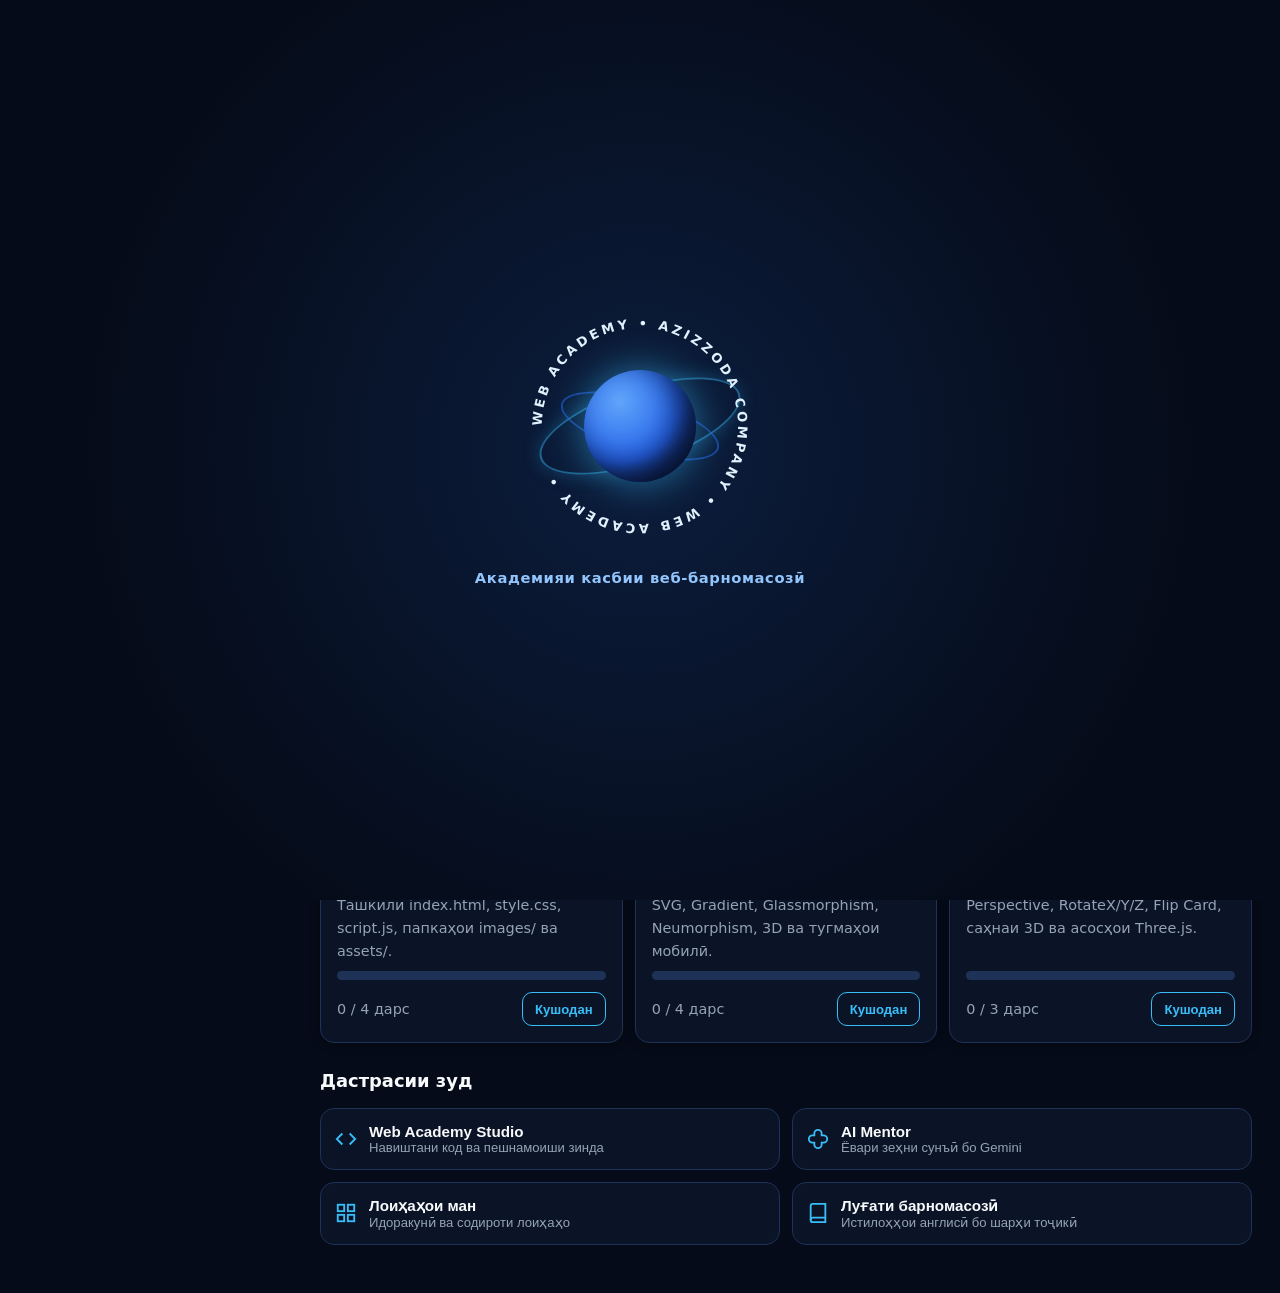
<file: index.html>
<!DOCTYPE html>
<html lang="tg" data-theme="dark">
<head>
  <meta charset="UTF-8">
  <meta name="viewport" content="width=device-width, initial-scale=1.0">
  <meta name="theme-color" content="#050b18">
  <meta name="description" content="WEB ACADEMY аз AZIZZODA COMPANY — академияи мукаммали омӯзиши HTML, CSS, JavaScript, Web Academy Studio ва AI Mentor бо забони тоҷикӣ.">
  <title>WEB ACADEMY — AZIZZODA COMPANY</title>
  <link rel="icon" type="image/png" href="favicon.png">
  <link rel="apple-touch-icon" href="icons/icon-192.png">
  <link rel="manifest" href="manifest.json">
  <link rel="stylesheet" href="style.css">
</head>
<body>
  <!-- 1. АНИМАТСИЯИ САЙЁРА (2-3 сония ҳангоми кушодашавӣ) -->
  <div id="splashOverlay" class="splash-overlay" aria-hidden="true">
    <div class="planet-stage">
      <div class="planet-ring ring-outer"></div>
      <div class="planet-ring ring-inner"></div>
      <div class="planet-sphere">
        <span class="planet-glow"></span>
      </div>
      <svg class="orbit-svg" viewBox="0 0 260 260" width="260" height="260" aria-hidden="true">
        <defs>
          <path id="orbitTextPath" d="M 130, 130 m -98, 0 a 98,98 0 1,1 196,0 a 98,98 0 1,1 -196,0" />
        </defs>
        <text class="orbit-text">
          <textPath href="#orbitTextPath" startOffset="0%">
            WEB ACADEMY • AZIZZODA COMPANY • WEB ACADEMY •
          </textPath>
        </text>
      </svg>
    </div>
    <p class="splash-subtitle">Академияи касбии веб-барномасозӣ</p>
  </div>

  <!-- 2. САҲИФАИ ИСТИҚБОЛИ АВВАЛИН (танҳо бори аввал) -->
  <div id="welcomeOverlay" class="welcome-overlay hidden" role="dialog" aria-modal="true" aria-labelledby="welcomeTitle">
    <div class="welcome-card">
      <div class="welcome-badge">AZIZZODA COMPANY</div>
      <h1 id="welcomeTitle">WEB ACADEMY</h1>
      <div class="welcome-message">
        <p>ХУШ ОМАДЕД БА WEB ACADEMY, КИ АЗ ТАРАФИ AZIZZODA COMPANY СОХТА ШУДААСТ.</p>
        <p>ШУМО МЕТАВОНЕД АЗ 0% ТО 70–80% РАСЕД, ВАЛЕ БАРОИ ПРОФЕССИОНАЛ ШУДАН БА ШУМО ОМӮХТАН ДАР НАЗДИ МУАЛЛИМИ АСОСӢ ТАВСИЯ ДОДА МЕШАВАД.</p>
        <p>АЗ ШУМО МИННАТДОРЕМ, КИ АЗ ИН ВЕББАРНОМАИ МО ИСТИФОДА МЕБАРЕД.</p>
        <p>АГАР ЯГОН МУШКИЛӢ Ё ИН КИ ЯГОН ДАРХОСТ БАРОИ СОХТАНИ ВЕББАРНОМА ДОШТА БОШЕД, МЕТАВОНЕД БА ИН СУРОҒАИ МО ДАР INSTAGRAM МУРОҶИАТ КУНЕД.</p>
      </div>
      <div class="welcome-actions">
        <a href="https://www.instagram.com/azizoda_ll10?cnvx=emllOGluZXkwaTF6" target="_blank" rel="noopener noreferrer" class="btn btn-instagram">
          <svg viewBox="0 0 24 24" width="18" height="18" fill="none" stroke="currentColor" stroke-width="2" stroke-linecap="round" stroke-linejoin="round" aria-hidden="true">
            <rect x="2" y="2" width="20" height="20" rx="5" ry="5"></rect>
            <path d="M16 11.37A4 4 0 1 1 12.63 8 4 4 0 0 1 16 11.37z"></path>
            <line x1="17.5" y1="6.5" x2="17.51" y2="6.5"></line>
          </svg>
          <span>Instagram: @azizoda_ll10</span>
        </a>
        <button type="button" id="startWelcomeBtn" class="btn btn-primary">
          <span>Оғози омӯзиш</span>
          <svg viewBox="0 0 24 24" width="18" height="18" fill="none" stroke="currentColor" stroke-width="2" stroke-linecap="round" aria-hidden="true">
            <line x1="5" y1="12" x2="19" y2="12"></line>
            <polyline points="12 5 19 12 12 19"></polyline>
          </svg>
        </button>
      </div>
    </div>
  </div>

  <!-- 3. САРЛАВҲАИ БОЛОӢ -->
  <header id="home" class="topbar">
    <div class="topbar-left">
      <button type="button" id="menuToggleBtn" class="icon-btn mobile-only" aria-label="Кушодани менюи дарсҳо" title="Меню">
        <svg viewBox="0 0 24 24" width="20" height="20" fill="none" stroke="currentColor" stroke-width="2" stroke-linecap="round">
          <line x1="3" y1="6" x2="21" y2="6"></line>
          <line x1="3" y1="12" x2="21" y2="12"></line>
          <line x1="3" y1="18" x2="21" y2="18"></line>
        </svg>
      </button>
      <a href="#home" id="logoBtn" class="brand" aria-label="Саҳифаи асосии WEB ACADEMY">
        <span class="brand-logo" aria-hidden="true">
          <svg viewBox="0 0 32 32" width="30" height="30" fill="none">
            <rect width="32" height="32" rx="9" fill="url(#waGrad)"/>
            <path d="M11 11L6.5 16L11 21M21 11L25.5 16L21 21M18 9L14 23" stroke="#ffffff" stroke-width="2.3" stroke-linecap="round" stroke-linejoin="round"/>
            <defs>
              <linearGradient id="waGrad" x1="0" y1="0" x2="32" y2="32" gradientUnits="userSpaceOnUse">
                <stop stop-color="#2563eb"/>
                <stop offset="1" stop-color="#38bdf8"/>
              </linearGradient>
            </defs>
          </svg>
        </span>
        <span class="brand-text">
          <strong>WEB ACADEMY</strong>
          <small>AZIZZODA COMPANY</small>
        </span>
      </a>
    </div>

    <div class="topbar-search">
      <div class="search-box">
        <svg class="search-icon" viewBox="0 0 24 24" width="17" height="17" fill="none" stroke="currentColor" stroke-width="2" stroke-linecap="round">
          <circle cx="11" cy="11" r="8"></circle>
          <line x1="21" y1="21" x2="16.65" y2="16.65"></line>
        </svg>
        <input type="search" id="searchInput" placeholder="Ҷустуҷӯи дарс, тег ё истилоҳ..." aria-label="Ҷустуҷӯи дарсҳо" autocomplete="off">
        <button type="button" id="clearSearchBtn" class="clear-search-btn hidden" aria-label="Тоза кардани ҷустуҷӯ">&times;</button>
      </div>
    </div>

    <div class="topbar-actions">
      <button type="button" id="installPwaBtn" class="btn btn-sm btn-electric hide-xs" title="Насб кардани барнома">
        <svg viewBox="0 0 24 24" width="16" height="16" fill="none" stroke="currentColor" stroke-width="2" stroke-linecap="round" stroke-linejoin="round">
          <path d="M21 15v4a2 2 0 0 1-2 2H5a2 2 0 0 1-2-2v-4"></path>
          <polyline points="7 10 12 15 17 10"></polyline>
          <line x1="12" y1="15" x2="12" y2="3"></line>
        </svg>
        <span class="hide-sm">Насб</span>
      </button>

      <button type="button" id="themeToggleBtn" class="icon-btn" aria-label="Иваз кардани реҷаи шабона ва рӯзона" title="Реҷаи шабона / рӯзона">
        <svg id="sunIcon" viewBox="0 0 24 24" width="19" height="19" fill="none" stroke="currentColor" stroke-width="2" stroke-linecap="round">
          <circle cx="12" cy="12" r="5"></circle>
          <line x1="12" y1="1" x2="12" y2="3"></line>
          <line x1="12" y1="21" x2="12" y2="23"></line>
          <line x1="4.22" y1="4.22" x2="5.64" y2="5.64"></line>
          <line x1="18.36" y1="18.36" x2="19.78" y2="19.78"></line>
          <line x1="1" y1="12" x2="3" y2="12"></line>
          <line x1="21" y1="12" x2="23" y2="12"></line>
          <line x1="4.22" y1="19.78" x2="5.64" y2="18.36"></line>
          <line x1="18.36" y1="5.64" x2="19.78" y2="4.22"></line>
        </svg>
        <svg id="moonIcon" class="hidden" viewBox="0 0 24 24" width="19" height="19" fill="none" stroke="currentColor" stroke-width="2" stroke-linecap="round">
          <path d="M21 12.79A9 9 0 1 1 11.21 3 7 7 0 0 0 21 12.79z"></path>
        </svg>
      </button>

      <button type="button" id="profileAboutBtn" class="icon-btn" aria-label="Дар бораи мо ва профил" title="Дар бораи мо">
        <svg viewBox="0 0 24 24" width="19" height="19" fill="none" stroke="currentColor" stroke-width="2" stroke-linecap="round" stroke-linejoin="round">
          <path d="M20 21v-2a4 4 0 0 0-4-4H8a4 4 0 0 0-4 4v2"></path>
          <circle cx="12" cy="7" r="4"></circle>
        </svg>
      </button>

      <button type="button" id="settingsBtn" class="icon-btn" aria-label="Танзимот" title="Танзимот">
        <svg viewBox="0 0 24 24" width="19" height="19" fill="none" stroke="currentColor" stroke-width="2" stroke-linecap="round" stroke-linejoin="round">
          <circle cx="12" cy="12" r="3"></circle>
          <path d="M19.4 15a1.65 1.65 0 0 0 .33 1.82l.06.06a2 2 0 1 1-2.83 2.83l-.06-.06a1.65 1.65 0 0 0-1.82-.33 1.65 1.65 0 0 0-1 1.51V21a2 2 0 0 1-4 0v-.09A1.65 1.65 0 0 0 9 19.4a1.65 1.65 0 0 0-1.82.33l-.06.06a2 2 0 1 1-2.83-2.83l.06-.06a1.65 1.65 0 0 0 .33-1.82 1.65 1.65 0 0 0-1.51-1H3a2 2 0 0 1 0-4h.09A1.65 1.65 0 0 0 4.6 9a1.65 1.65 0 0 0-.33-1.82l-.06-.06a2 2 0 1 1 2.83-2.83l.06.06a1.65 1.65 0 0 0 1.82.33H9a1.65 1.65 0 0 0 1-1.51V3a2 2 0 0 1 4 0v.09a1.65 1.65 0 0 0 1 1.51 1.65 1.65 0 0 0 1.82-.33l.06-.06a2 2 0 1 1 2.83 2.83l-.06.06a1.65 1.65 0 0 0-.33 1.82V9c.26.6.77 1.02 1.51 1H21a2 2 0 0 1 0 4h-.09a1.65 1.65 0 0 0-1.51 1z"></path>
        </svg>
      </button>
    </div>
  </header>

  <!-- 4. НАВИГАТСИЯИ ЗУД -->
  <nav class="quick-nav" aria-label="Бахшҳои асосӣ">
    <div class="quick-nav-scroll">
      <button type="button" class="nav-pill active" data-view="home">Саҳифаи асосӣ</button>
      <button type="button" class="nav-pill" data-view="courses">Курсҳо</button>
      <button type="button" class="nav-pill" data-view="studio">Web Academy Studio</button>
      <button type="button" class="nav-pill" data-view="ai">AI Mentor</button>
      <button type="button" class="nav-pill" data-view="projects">Лоиҳаҳои ман</button>
      <button type="button" class="nav-pill" data-view="glossary">Луғат</button>
      <button type="button" class="nav-pill" data-view="achievements">Нишонҳо ва Имтиҳон</button>
      <button type="button" class="nav-pill" data-view="favorites">
        Мунтахабҳо <span id="favCountBadge" class="pill-count">0</span>
      </button>
      <button type="button" class="nav-pill" data-view="learned">
        Омӯхташуда <span id="learnedCountBadge" class="pill-count">0</span>
      </button>
      <button type="button" class="nav-pill" data-view="about">Дар бораи мо</button>
    </div>
  </nav>

  <!-- 5. СОХТОРИ АСОСӢ -->
  <div class="app-shell">
    <div id="sidebarBackdrop" class="sidebar-backdrop hidden"></div>

    <!-- Панели паҳлӯии дарахти курсҳо -->
    <aside id="sidebar" class="sidebar" aria-label="Сохтори курсҳо ва дарсҳо">
      <div class="sidebar-header">
        <div class="sidebar-title">
          <svg viewBox="0 0 24 24" width="18" height="18" fill="none" stroke="currentColor" stroke-width="2" stroke-linecap="round">
            <path d="M22 19a2 2 0 0 1-2 2H4a2 2 0 0 1-2-2V5a2 2 0 0 1 2-2h5l2 3h9a2 2 0 0 1 2 2z"></path>
          </svg>
          <span>Барномаи 6-курсӣ</span>
        </div>
        <div class="sidebar-controls">
          <button type="button" id="toggleAllFoldersBtn" class="text-btn">Ҳамаро пӯш</button>
          <button type="button" id="closeSidebarBtn" class="icon-btn mobile-only" aria-label="Пӯшидани меню">&times;</button>
        </div>
      </div>

      <div class="sidebar-lang-tabs" role="tablist" aria-label="Филтри курс дар дарахт">
        <button type="button" class="tree-lang-btn active" data-tree-lang="ALL">Ҳама</button>
        <button type="button" class="tree-lang-btn" data-tree-lang="HTML">HTML</button>
        <button type="button" class="tree-lang-btn" data-tree-lang="CSS">CSS</button>
        <button type="button" class="tree-lang-btn" data-tree-lang="JavaScript">JS</button>
      </div>

      <div id="explorerTree" class="explorer-tree" role="tree"></div>
    </aside>

    <!-- ҚИСМИ МАРКАЗӢ -->
    <main id="mainContent" class="main-content">
      <!-- A. САҲИФАИ АСОСӢ (DASHBOARD) -->
      <section id="dashboardView" class="view-section">
        <div class="hero-card">
          <div class="hero-info">
            <div class="hero-badges">
              <span class="offline-badge" id="networkStatusBadge">Офлайн омода аст</span>
              <span class="xp-badge"><strong id="heroXpCount">0</strong> XP</span>
              <span class="streak-badge"><strong id="heroStreakCount">1</strong> рӯз пайдарпай</span>
            </div>
            <h1>Хуш омадед ба WEB ACADEMY</h1>
            <p>Омӯзиши қадам ба қадами HTML, CSS, JavaScript, сохтори лоиҳа, тугмаҳои премиум ва тарроҳии 3D — бо санҷиши амалии код, Studio ва AI Mentor.</p>
            <div class="hero-actions">
              <button type="button" id="continueLearningBtn" class="btn btn-primary">
                <svg viewBox="0 0 24 24" width="17" height="17" fill="none" stroke="currentColor" stroke-width="2" stroke-linecap="round"><polygon points="5 3 19 12 5 21 5 3"></polygon></svg>
                <span>Давом додани омӯзиш</span>
              </button>
              <button type="button" id="openStudioFromHeroBtn" class="btn btn-secondary">Web Academy Studio</button>
              <button type="button" id="openAiFromHeroBtn" class="btn btn-outline">AI Mentor</button>
            </div>
          </div>

          <div class="hero-progress-card">
            <div class="progress-top-row">
              <div>
                <div class="overall-percent" id="overallPercentText">0%</div>
                <div class="overall-label">Пешрафти умумӣ</div>
              </div>
              <div class="daily-goal-box">
                <span class="muted-text">Ҳадафи рӯзона</span>
                <strong id="dailyGoalText">0 / 3 дарс</strong>
              </div>
            </div>
            <div class="overall-bar">
              <div class="overall-bar-fill" id="overallProgressFill" style="width: 0%"></div>
            </div>
            <div class="hero-stats-mini">
              <span><strong id="heroLearnedCount">0</strong> / <span id="heroTotalCount">0</span> дарс</span>
              <span>Мунтахаб: <strong id="heroFavCount">0</strong></span>
            </div>
          </div>
        </div>

        <h2 class="section-heading">Курсҳои ман (6 марҳилаи пайдарпай)</h2>
        <div id="coursesGrid" class="courses-grid"></div>

        <h2 class="section-heading">Дастрасии зуд</h2>
        <div class="quick-tools-grid">
          <button type="button" class="tool-tile" data-jump-view="studio">
            <svg viewBox="0 0 24 24" width="22" height="22" fill="none" stroke="currentColor" stroke-width="2"><polyline points="16 18 22 12 16 6"></polyline><polyline points="8 6 2 12 8 18"></polyline></svg>
            <div><strong>Web Academy Studio</strong><span>Навиштани код ва пешнамоиши зинда</span></div>
          </button>
          <button type="button" class="tool-tile" data-jump-view="ai">
            <svg viewBox="0 0 24 24" width="22" height="22" fill="none" stroke="currentColor" stroke-width="2"><path d="M12 2a4 4 0 0 1 4 4v2h2a4 4 0 0 1 0 8h-2v2a4 4 0 0 1-8 0v-2H6a4 4 0 0 1 0-8h2V6a4 4 0 0 1 4-4z"></path></svg>
            <div><strong>AI Mentor</strong><span>Ёвари зеҳни сунъӣ бо Gemini</span></div>
          </button>
          <button type="button" class="tool-tile" data-jump-view="projects">
            <svg viewBox="0 0 24 24" width="22" height="22" fill="none" stroke="currentColor" stroke-width="2"><rect x="3" y="3" width="7" height="7"></rect><rect x="14" y="3" width="7" height="7"></rect><rect x="14" y="14" width="7" height="7"></rect><rect x="3" y="14" width="7" height="7"></rect></svg>
            <div><strong>Лоиҳаҳои ман</strong><span>Идоракунӣ ва содироти лоиҳаҳо</span></div>
          </button>
          <button type="button" class="tool-tile" data-jump-view="glossary">
            <svg viewBox="0 0 24 24" width="22" height="22" fill="none" stroke="currentColor" stroke-width="2"><path d="M4 19.5A2.5 2.5 0 0 1 6.5 17H20"></path><path d="M6.5 2H20v20H6.5A2.5 2.5 0 0 1 4 19.5v-15A2.5 2.5 0 0 1 6.5 2z"></path></svg>
            <div><strong>Луғати барномасозӣ</strong><span>Истилоҳҳои англисӣ бо шарҳи тоҷикӣ</span></div>
          </button>
        </div>
      </section>

      <!-- B. САҲИФАИ КУРСҲО / РӮЙХАТИ ДАРСҲО / ҶУСТУҶӮ -->
      <section id="listView" class="view-section hidden">
        <div class="list-header">
          <div>
            <h1 id="listViewTitle">Курсҳо ва дарсҳо</h1>
            <p id="listViewSubtitle" class="muted-text"></p>
          </div>
          <div class="list-filters">
            <select id="courseFilterSelect" class="filter-select" aria-label="Филтр аз рӯи курс">
              <option value="ALL">Ҳамаи курсҳо</option>
            </select>
            <select id="groupFilterSelect" class="filter-select" aria-label="Филтр аз рӯи гурӯҳ">
              <option value="ALL">Ҳамаи гурӯҳҳо</option>
            </select>
          </div>
        </div>

        <div id="lessonCardsGrid" class="cards-grid"></div>

        <div id="emptyListState" class="empty-state hidden">
          <svg viewBox="0 0 24 24" width="42" height="42" fill="none" stroke="currentColor" stroke-width="1.6" stroke-linecap="round">
            <circle cx="11" cy="11" r="8"></circle>
            <line x1="21" y1="21" x2="16.65" y2="16.65"></line>
          </svg>
          <h3 id="emptyStateTitle">Ҳеҷ дарс ёфт нашуд</h3>
          <p id="emptyStateDesc">Калимаи дигарро ворид кунед ё филтрҳоро тоза намоед.</p>
          <button type="button" id="resetFiltersBtn" class="btn btn-secondary">Нишон додани ҳамаи дарсҳо</button>
        </div>
      </section>

      <!-- C. САҲИФАИ МУФАССАЛИ ДАРС + ВАЗИФАИ АМАЛӢ -->
      <section id="lessonView" class="view-section hidden">
        <div class="lesson-topbar">
          <div class="lesson-breadcrumb">
            <button type="button" id="backToListBtn" class="btn btn-sm btn-secondary">&larr; Бозгашт</button>
            <span id="lessonBreadcrumbText" class="breadcrumb-path"></span>
          </div>
          <div class="lesson-actions">
            <button type="button" id="toggleFavoriteBtn" class="btn btn-sm btn-outline">
              <svg viewBox="0 0 24 24" width="15" height="15" fill="none" stroke="currentColor" stroke-width="2"><polygon points="12 2 15.09 8.26 22 9.27 17 14.14 18.18 21.02 12 17.77 5.82 21.02 7 14.14 2 9.27 8.91 8.26 12 2"></polygon></svg>
              <span id="favBtnText">Ба мунтахаб</span>
            </button>
            <span id="lessonStatusBadge" class="status-pill">Дарси фаъол</span>
          </div>
        </div>

        <article class="lesson-article">
          <header class="lesson-header">
            <div class="lesson-meta-badges">
              <span id="lessonLangBadge" class="lang-badge">HTML</span>
              <span id="lessonGroupBadge" class="group-badge">Basics</span>
            </div>
            <h1 id="lessonTitle" class="lesson-title"></h1>
            <p id="lessonDescription" class="lesson-lead"></p>
          </header>

          <div class="lesson-info-grid">
            <div class="info-box">
              <h3>Вазифаи асосӣ</h3>
              <p id="lessonPurpose"></p>
            </div>
            <div class="info-box">
              <h3>Чаро ва дар куҷо истифода мешавад</h3>
              <p id="lessonUsage"></p>
            </div>
          </div>

          <div class="lesson-block">
            <div class="block-header">
              <h3>Синтаксиси дуруст</h3>
              <button type="button" class="copy-btn" data-copy-target="lessonSyntaxCode">Нусхабардорӣ</button>
            </div>
            <pre class="code-pre"><code id="lessonSyntaxCode"></code></pre>
          </div>

          <div class="lesson-block">
            <div class="block-header">
              <h3>Мисоли кӯтоҳ</h3>
              <button type="button" class="copy-btn" data-copy-target="lessonShortCode">Нусхабардорӣ</button>
            </div>
            <pre class="code-pre"><code id="lessonShortCode"></code></pre>
          </div>

          <!-- ВАЗИФАИ АМАЛӢ (пеш аз намоиши ҷавоби тайёр) -->
          <div class="task-box">
            <div class="task-box-header">
              <div>
                <span class="task-label">ВАЗИФАИ АМАЛӢ (Барои кушодани дарси навбатӣ ҳатмист)</span>
                <h3 id="lessonTaskTitle">Машқи амалӣ</h3>
              </div>
              <div class="task-controls">
                <button type="button" id="showHintBtn" class="btn btn-sm btn-outline">Нишон додани роҳнамо</button>
                <button type="button" id="resetTaskBtn" class="btn btn-sm btn-secondary">Аз нав оғоз кардан</button>
              </div>
            </div>

            <p id="lessonTaskPrompt" class="task-prompt"></p>

            <div id="lessonHintBox" class="hint-box hidden">
              <strong>Роҳнамо:</strong> <span id="lessonHintText"></span>
            </div>

            <textarea id="lessonCodeEditor" class="task-editor" rows="7" spellcheck="false" aria-label="Майдони навиштани коди вазифа"></textarea>

            <div class="task-submit-row">
              <button type="button" id="checkTaskBtn" class="btn btn-primary">
                <svg viewBox="0 0 24 24" width="16" height="16" fill="none" stroke="currentColor" stroke-width="2.2"><polyline points="20 6 9 17 4 12"></polyline></svg>
                <span>Санҷидани ҷавоб</span>
              </button>
              <button type="button" id="toggleSolutionBtn" class="btn btn-sm btn-secondary hidden">Мисоли ҷавоби дуруст</button>
            </div>

            <div id="taskFeedbackBox" class="task-feedback hidden"></div>
          </div>

          <!-- ҚИСМИ ҶАВОБИ ПУРРА (пас аз анҷоми вазифа ё бо тугма пас аз кӯшиш) -->
          <div id="lessonSolutionSection" class="hidden">
            <div class="lesson-block">
              <div class="block-header">
                <h3>Мисоли пурраи коршоям</h3>
                <button type="button" class="copy-btn" data-copy-target="lessonFullCode">Нусхабардорӣ</button>
              </div>
              <pre class="code-pre"><code id="lessonFullCode"></code></pre>
            </div>

            <div class="lesson-block">
              <div class="block-header">
                <h3>Натиҷаи иҷрои код</h3>
                <span class="preview-note">Муҳити ҷудошуда (Sandbox)</span>
              </div>
              <div class="output-panel">
                <p id="lessonOutputText" class="output-text"></p>
                <iframe id="lessonPreviewFrame" class="preview-frame" title="Натиҷаи зиндаи код" sandbox="allow-scripts"></iframe>
              </div>
            </div>
          </div>

          <div class="lesson-info-grid">
            <div class="callout callout-warning">
              <h3>Хатогиҳои маъмул</h3>
              <p id="lessonMistakes"></p>
            </div>
            <div class="callout callout-tip">
              <h3>Маслиҳати омӯзишӣ</h3>
              <p id="lessonTip"></p>
            </div>
          </div>
        </article>

        <div class="lesson-pager">
          <button type="button" id="prevLessonBtn" class="btn btn-secondary">&larr; Дарси қаблӣ</button>
          <button type="button" id="nextLessonBtn" class="btn btn-primary">Дарси навбатӣ &rarr;</button>
        </div>
      </section>

      <!-- D. WEB ACADEMY STUDIO -->
      <section id="studioView" class="view-section hidden">
        <div class="studio-toolbar">
          <div class="studio-title-group">
            <h1>WEB ACADEMY STUDIO</h1>
            <select id="studioProjectSelect" class="filter-select" aria-label="Интихоби лоиҳа"></select>
            <button type="button" id="studioNewProjectBtn" class="btn btn-sm btn-outline">+ Лоиҳаи нав</button>
            <button type="button" id="studioExportProjectBtn" class="btn btn-sm btn-secondary">Содирот</button>
          </div>
          <div class="studio-run-group">
            <button type="button" id="studioUndoBtn" class="btn btn-sm btn-secondary" title="Бекор кардан (Undo)">Undo</button>
            <button type="button" id="studioRedoBtn" class="btn btn-sm btn-secondary" title="Баргардонидан (Redo)">Redo</button>
            <button type="button" id="studioFindToggleBtn" class="btn btn-sm btn-secondary">Ҷустуҷӯ</button>
            <button type="button" id="studioClearFileBtn" class="btn btn-sm btn-secondary">Тоза</button>
            <button type="button" id="studioRunBtn" class="btn btn-sm btn-primary">Иҷро (Run)</button>
          </div>
        </div>

        <div id="studioFindBar" class="studio-find-bar hidden">
          <input type="text" id="studioFindInput" placeholder="Ёфтани матн дар код..." aria-label="Ёфтани матн">
          <input type="text" id="studioReplaceInput" placeholder="Иваз кардан бо..." aria-label="Иваз кардан бо">
          <button type="button" id="studioReplaceAllBtn" class="btn btn-sm btn-outline">Ҳамаро иваз кун</button>
          <button type="button" id="studioFindCloseBtn" class="icon-btn" aria-label="Пӯшидани ҷустуҷӯ">&times;</button>
        </div>

        <div class="studio-workspace">
          <!-- Файлҳои лоиҳа -->
          <div class="studio-files-pane">
            <div class="pane-header">
              <span>Файлҳои лоиҳа</span>
              <div class="pane-actions">
                <button type="button" id="studioNewFileBtn" class="text-btn" title="Файли нав">+ Файл</button>
                <button type="button" id="studioNewFolderBtn" class="text-btn" title="Папкаи нав">+ Папка</button>
              </div>
            </div>
            <div id="studioFileList" class="studio-file-list"></div>
          </div>

          <!-- Муҳаррир бо рақамҳои сатр -->
          <div class="studio-editor-pane">
            <div class="pane-header">
              <span id="studioActiveFileName">index.html</span>
              <div class="pane-actions">
                <button type="button" id="studioRenameFileBtn" class="text-btn">Тағйири ном</button>
                <button type="button" id="studioDeleteFileBtn" class="text-btn text-danger">Нест кардан</button>
              </div>
            </div>
            <div class="editor-with-lines">
              <div id="studioLineNumbers" class="line-numbers" aria-hidden="true">1</div>
              <textarea id="studioCodeEditor" class="studio-textarea" spellcheck="false" aria-label="Муҳаррири коди Studio"></textarea>
            </div>
          </div>

          <!-- Пешнамоиш -->
          <div id="studioPreviewPane" class="studio-preview-pane">
            <div class="pane-header">
              <span>Пешнамоиши зинда (Sandbox)</span>
              <div class="pane-actions">
                <button type="button" id="studioRerunBtn" class="text-btn">Аз нав</button>
                <button type="button" id="studioExpandBtn" class="text-btn">Васеъ</button>
              </div>
            </div>
            <iframe id="studioPreviewFrame" class="studio-iframe" title="Пешнамоиши лоиҳа" sandbox="allow-scripts"></iframe>
          </div>
        </div>
      </section>

      <!-- E. AI MENTOR -->
      <section id="aiView" class="view-section hidden">
        <div class="ai-layout">
          <div class="ai-key-card">
            <div class="ai-key-header">
              <div>
                <h1>AI MENTOR — Ёвари зеҳни сунъӣ</h1>
                <p class="muted-text">Ҳар як корбар API Key-и шахсии Gemini-и худро истифода мебарад. AZIZZODA COMPANY калиди шуморо дар сервер нигоҳ намедорад.</p>
              </div>
              <a href="https://aistudio.google.com/app/apikey" target="_blank" rel="noopener noreferrer" class="btn btn-sm btn-outline">Гирифтани API Key</a>
            </div>

            <div class="ai-key-controls">
              <div class="key-input-wrap">
                <input type="password" id="aiApiKeyInput" placeholder="API Key-и Gemini-и худро ворид кунед (AIza...)" autocomplete="off">
                <button type="button" id="aiToggleKeyVisBtn" class="btn btn-sm btn-secondary">Нишон додан</button>
              </div>
              <button type="button" id="aiCheckKeyBtn" class="btn btn-sm btn-primary">Санҷидани калид</button>
              <button type="button" id="aiClearKeyBtn" class="btn btn-sm btn-danger">Нест кардан</button>
              <select id="aiModelSelect" class="filter-select" aria-label="Интихоби модели Gemini">
                <option value="">Аввал калидро санҷед ё ворид кунед</option>
              </select>
            </div>

            <div class="ai-key-options">
              <label class="checkbox-label">
                <input type="checkbox" id="aiPersistKeyCheckbox">
                <span>Калидро дар ин браузер захира кун (танҳо бо иҷозати шумо; калид дар браузер пурра махфӣ нест)</span>
              </label>
              <span id="aiStatusLabel" class="muted-text">Ҳолат: Калид ворид нашудааст (истифодаи AI ихтиёрӣ аст)</span>
            </div>
          </div>

          <div class="ai-chat-card">
            <div class="ai-quick-prompts">
              <button type="button" class="prompt-chip" data-prompt="Фарқи байни let ва const-ро бо мисоли содаи тоҷикӣ фаҳмон.">Фарқи let ва const</button>
              <button type="button" class="prompt-chip" data-prompt="Чӣ тавр бо Flexbox ду қуттиро дар марказ ҷойгир кунам?">Марказкунӣ бо Flexbox</button>
              <button type="button" class="prompt-chip" data-prompt="Тугмаи зебои SVG бе эмодзи бо эффекти hover соз.">Тугмаи SVG бо CSS</button>
              <button type="button" class="prompt-chip" data-prompt="Чаро коди HTML/CSS-и ман дар телефон калон мебарояд?">Мутобиқат ба Android</button>
            </div>

            <div id="aiMessagesBox" class="ai-messages">
              <div class="ai-msg ai-msg-bot">
                <strong>AI Mentor:</strong> Салом! Ман ёвари омӯзишии шумо барои HTML, CSS ва JavaScript ҳастам. Барои кор бо ман пайвастшавӣ ба интернет ва API Key-и шахсии Gemini лозим аст. Саволи худро нависед!
              </div>
            </div>

            <form id="aiChatForm" class="ai-input-row">
              <textarea id="aiPromptInput" rows="2" placeholder="Савол ё коди худро барои таҳлил нависед..."></textarea>
              <button type="submit" id="aiSendBtn" class="btn btn-primary">Ирсол</button>
            </form>
          </div>
        </div>
      </section>

      <!-- F. ЛОИҲАҲОИ МАН -->
      <section id="projectsView" class="view-section hidden">
        <div class="list-header">
          <div>
            <h1>Лоиҳаҳои ман</h1>
            <p class="muted-text">Ҳамаи лоиҳаҳои дар Web Academy Studio сохташуда ба таври офлайн нигоҳ дошта мешаванд.</p>
          </div>
          <div class="list-filters">
            <button type="button" id="projectsCreateBtn" class="btn btn-sm btn-primary">+ Лоиҳаи нав</button>
            <label class="btn btn-sm btn-secondary" style="cursor:pointer;">
              <span>Ворид кардани JSON</span>
              <input type="file" id="projectsImportInput" accept=".json" class="hidden">
            </label>
          </div>
        </div>
        <div id="projectsGalleryGrid" class="cards-grid"></div>
      </section>

      <!-- G. ЛУҒАТИ БАРНОМАСОЗӢ -->
      <section id="glossaryView" class="view-section hidden">
        <div class="list-header">
          <div>
            <h1>Луғати барномасозӣ (Офлайн)</h1>
            <p class="muted-text">Истилоҳҳои муҳими HTML, CSS ва JavaScript бо забони англисӣ ва шарҳи тоҷикӣ.</p>
          </div>
          <input type="search" id="glossarySearchInput" class="filter-select" placeholder="Ҷустуҷӯи истилоҳ..." aria-label="Ҷустуҷӯ дар луғат">
        </div>
        <div id="glossaryGrid" class="cards-grid"></div>
      </section>

      <!-- H. НИШОНҲО ВА ИМТИҲОНИ НИҲОӢ -->
      <section id="achievementsView" class="view-section hidden">
        <div class="list-header">
          <div>
            <h1>Нишонҳои муваффақият ва Имтиҳони ниҳоӣ</h1>
            <p class="muted-text">Холҳо (XP), нишонҳо, санҷиши назариявӣ ва шаҳодатномаи дохилии Web Academy.</p>
          </div>
        </div>

        <div id="badgesGrid" class="cards-grid" style="margin-bottom: 24px;"></div>

        <div class="exam-card">
          <h2>Имтиҳони ниҳоии Web Academy</h2>
          <p class="muted-text">Барои гирифтани нишони хатми курси дохилии барнома, ҳадди ақал 4 аз 5 саволро дуруст ҷавоб диҳед.</p>
          <div id="examContainer"></div>
          <div id="certificateBox" class="certificate-box hidden">
            <div class="cert-badge">ШАҲОДАТНОМАИ ДОХИЛИИ WEB ACADEMY</div>
            <h3>Табрик! Шумо имтиҳони дохилиро бо муваффақият гузаштед.</h3>
            <p id="certStatsText"></p>
            <p class="cert-disclaimer">Эзоҳ: Ин нишон ва шаҳодатномаи дохилии барномаи Web Academy (AZIZZODA COMPANY) буда, аккредитатсияи расмии давлатии беруна нест.</p>
          </div>
        </div>
      </section>

      <!-- I. ДАР БОРАИ МО -->
      <section id="aboutView" class="view-section hidden">
        <div class="about-page-card">
          <div class="welcome-badge">AZIZZODA COMPANY</div>
          <h1>Дар бораи WEB ACADEMY</h1>
          <div class="welcome-message">
            <p>ХУШ ОМАДЕД БА WEB ACADEMY, КИ АЗ ТАРАФИ AZIZZODA COMPANY СОХТА ШУДААСТ.</p>
            <p>ШУМО МЕТАВОНЕД АЗ 0% ТО 70–80% РАСЕД, ВАЛЕ БАРОИ ПРОФЕССИОНАЛ ШУДАН БА ШУМО ОМӮХТАН ДАР НАЗДИ МУАЛЛИМИ АСОСӢ ТАВСИЯ ДОДА МЕШАВАД.</p>
            <p>АЗ ШУМО МИННАТДОРЕМ, КИ АЗ ИН ВЕББАРНОМАИ МО ИСТИФОДА МЕБАРЕД.</p>
            <p>АГАР ЯГОН МУШКИЛӢ Ё ИН КИ ЯГОН ДАРХОСТ БАРОИ СОХТАНИ ВЕББАРНОМА ДОШТА БОШЕД, МЕТАВОНЕД БА ИН СУРОҒАИ МО ДАР INSTAGRAM МУРОҶИАТ КУНЕД.</p>
          </div>
          <div class="welcome-actions">
            <a href="https://www.instagram.com/azizoda_ll10?cnvx=emllOGluZXkwaTF6" target="_blank" rel="noopener noreferrer" class="btn btn-instagram">
              <svg viewBox="0 0 24 24" width="18" height="18" fill="none" stroke="currentColor" stroke-width="2" stroke-linecap="round" stroke-linejoin="round" aria-hidden="true">
                <rect x="2" y="2" width="20" height="20" rx="5" ry="5"></rect>
                <path d="M16 11.37A4 4 0 1 1 12.63 8 4 4 0 0 1 16 11.37z"></path>
                <line x1="17.5" y1="6.5" x2="17.51" y2="6.5"></line>
              </svg>
              <span>Instagram: https://www.instagram.com/azizoda_ll10</span>
            </a>
          </div>
        </div>
      </section>
    </main>
  </div>

  <!-- 6. РАВЗАНАИ ТАНЗИМОТ ВА ЗАХИРАКУНӢ -->
  <div id="settingsModal" class="modal-overlay hidden" role="dialog" aria-modal="true" aria-labelledby="settingsTitle">
    <div class="modal-card">
      <div class="modal-header">
        <h2 id="settingsTitle">Танзимот ва нусхаи эҳтиётӣ</h2>
        <button type="button" id="closeSettingsBtn" class="icon-btn" aria-label="Пӯшидани танзимот">&times;</button>
      </div>
      <div class="modal-body">
        <div class="setting-row">
          <div>
            <strong>Намуди зоҳирӣ (Theme)</strong>
            <p class="muted-text">Реҷаи шабона (пешфарз) ё рӯзона</p>
          </div>
          <button type="button" id="modalThemeToggleBtn" class="btn btn-sm btn-outline">Иваз кардан</button>
        </div>

        <div class="setting-row">
          <div>
            <strong>Андозаи шрифти код</strong>
            <p class="muted-text">Барои хондани осонтар дар Android</p>
          </div>
          <select id="codeFontSizeSelect" class="filter-select" aria-label="Андозаи шрифти код">
            <option value="13">Хурд (13px)</option>
            <option value="14.5" selected>Миёна (14.5px)</option>
            <option value="16">Калон (16px)</option>
          </select>
        </div>

        <div class="setting-row">
          <div>
            <strong>Нусхаи эҳтиётӣ (Backup)</strong>
            <p class="muted-text">Содирот ва воридоти пешрафт ва лоиҳаҳо (бе API Key)</p>
          </div>
          <div style="display:flex;gap:6px;">
            <button type="button" id="exportBackupBtn" class="btn btn-sm btn-outline">Содирот</button>
            <label class="btn btn-sm btn-secondary" style="cursor:pointer;">
              <span>Воридот</span>
              <input type="file" id="importBackupInput" accept=".json" class="hidden">
            </label>
          </div>
        </div>

        <div class="setting-row">
          <div>
            <strong>Тоза кардани маълумоти захирашуда</strong>
            <p class="muted-text">Ҳамаи пешрафт, XP ва мунтахабҳо пок мешаванд</p>
          </div>
          <button type="button" id="resetDataBtn" class="btn btn-sm btn-danger">Тоза кардан</button>
        </div>

        <div id="resetConfirmBox" class="confirm-box hidden">
          <p>Оё мутмаин ҳастед, ки ҳамаи пешрафт, лоиҳаҳо ва мунтахабҳоро тоза кунед?</p>
          <div class="confirm-actions">
            <button type="button" id="confirmResetBtn" class="btn btn-sm btn-danger">Бале, тоза шавад</button>
            <button type="button" id="cancelResetBtn" class="btn btn-sm btn-secondary">Бекор кардан</button>
          </div>
        </div>
      </div>
    </div>
  </div>

  <!-- 7. РАВЗАНАИ НАСБИ PWA -->
  <div id="installModal" class="modal-overlay hidden" role="dialog" aria-modal="true" aria-labelledby="installTitle">
    <div class="modal-card">
      <div class="modal-header">
        <h2 id="installTitle">Насби WEB ACADEMY дар Android</h2>
        <button type="button" id="closeInstallBtn" class="icon-btn" aria-label="Пӯшидан">&times;</button>
      </div>
      <div class="modal-body">
        <p>Барои насби барнома ба экрани асосии телефони Android:</p>
        <ol class="install-steps">
          <li>Барномаро тавассути <strong>HTTPS</strong> ё <code>localhost</code> дар <strong>Google Chrome</strong> кушоед.</li>
          <li>Менюи се нуқтаи кунҷи рости болоии Chrome-ро пахш кунед.</li>
          <li>Тугмаи <strong>«Add to Home screen»</strong> ё <strong>«Install app»</strong>-ро интихоб намоед.</li>
        </ol>
        <p class="muted-text">Эзоҳ: Дар протоколи <code>file://</code> насби автоматии PWA аз тарафи браузер маҳдуд карда мешавад.</p>
      </div>
    </div>
  </div>

  <!-- 8. РАВЗАНАИ МОДАЛИИ УМУМӢ (барои номи файл/лоиҳа ё тасдиқ) -->
  <div id="promptModal" class="modal-overlay hidden" role="dialog" aria-modal="true" aria-labelledby="promptModalTitle">
    <div class="modal-card">
      <div class="modal-header">
        <h2 id="promptModalTitle">Ворид кардани ном</h2>
        <button type="button" id="closePromptModalBtn" class="icon-btn" aria-label="Пӯшидан">&times;</button>
      </div>
      <form id="promptModalForm" class="modal-body">
        <p id="promptModalDesc" class="muted-text"></p>
        <input type="text" id="promptModalInput" class="filter-select" style="width:100%;" autocomplete="off">
        <div class="confirm-actions">
          <button type="submit" id="promptModalOkBtn" class="btn btn-sm btn-primary">Тасдиқ</button>
          <button type="button" id="promptModalCancelBtn" class="btn btn-sm btn-secondary">Бекор</button>
        </div>
      </form>
    </div>
  </div>

  <!-- Паёми зуд (Toast) -->
  <div id="toast" class="toast hidden" role="status" aria-live="polite"></div>

  <script src="script.js"></script>
</body>
</html>
</file>
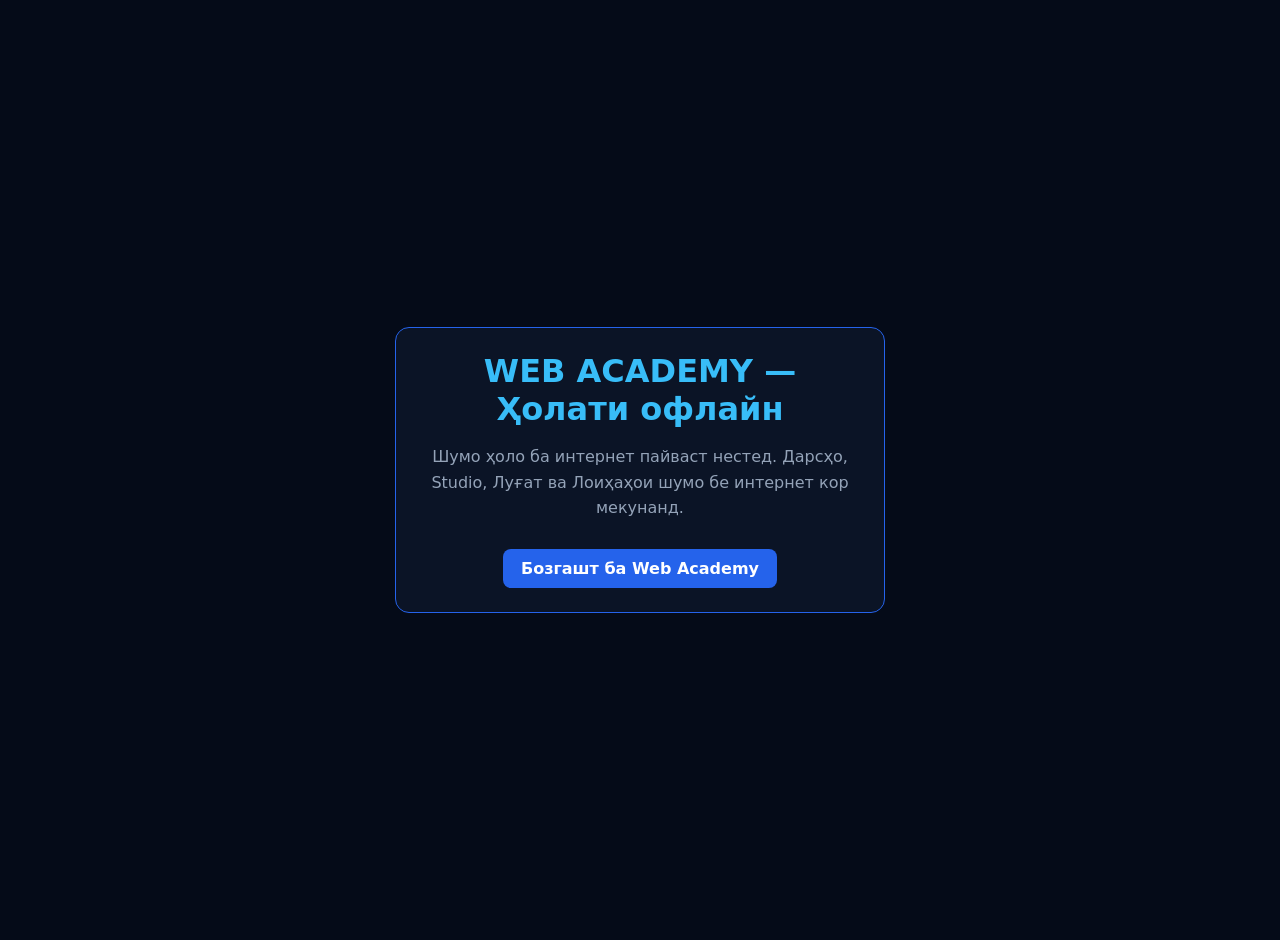
<file: offline.html>
<!DOCTYPE html>
<html lang="tg">
<head>
  <meta charset="UTF-8">
  <meta name="viewport" content="width=device-width, initial-scale=1.0">
  <title>Офлайн — WEB ACADEMY</title>
  <style>
    body {
      margin: 0;
      min-height: 100vh;
      display: grid;
      place-items: center;
      background: #050b18;
      color: #f8fafc;
      font-family: system-ui, sans-serif;
      padding: 20px;
      text-align: center;
    }
    .box {
      max-width: 440px;
      background: #0b1426;
      border: 1px solid #2563eb;
      border-radius: 14px;
      padding: 24px;
    }
    h1 { margin: 0 0 10px; color: #38bdf8; }
    p { color: #94a3b8; line-height: 1.6; }
    a {
      display: inline-block;
      margin-top: 12px;
      padding: 10px 18px;
      background: #2563eb;
      color: #fff;
      text-decoration: none;
      border-radius: 8px;
      font-weight: 700;
    }
  </style>
</head>
<body>
  <div class="box">
    <h1>WEB ACADEMY — Ҳолати офлайн</h1>
    <p>Шумо ҳоло ба интернет пайваст нестед. Дарсҳо, Studio, Луғат ва Лоиҳаҳои шумо бе интернет кор мекунанд.</p>
    <a href="./index.html">Бозгашт ба Web Academy</a>
  </div>
</body>
</html>
</file>
<file: style.css>
/* =========================================================
   WEB ACADEMY — STYLE.CSS (ВЕРСИЯИ ПРЕМИУМ)
   AZIZZODA COMPANY | Dark Mode (Default) & Light Mode
   ========================================================= */

:root,
[data-theme="dark"] {
  --bg: #050b18;
  --surface: #0b1426;
  --surface-alt: #111e38;
  --border: #1e3156;
  --text: #f8fafc;
  --text-muted: #94a3b8;
  --primary: #2563eb;
  --primary-electric: #38bdf8;
  --primary-hover: #3b82f6;
  --primary-soft: rgba(37, 99, 235, 0.2);
  --success: #22c55e;
  --success-soft: rgba(34, 197, 94, 0.16);
  --danger: #f87171;
  --danger-soft: rgba(248, 113, 113, 0.16);
  --warning: #fbbf24;
  --warning-bg: rgba(245, 158, 11, 0.12);
  --warning-border: #f59e0b;
  --tip-bg: rgba(56, 189, 248, 0.12);
  --tip-border: #38bdf8;

  --html-color: #fb7185;
  --html-soft: rgba(251, 113, 133, 0.16);
  --css-color: #38bdf8;
  --css-soft: rgba(56, 189, 248, 0.16);
  --js-color: #facc15;
  --js-soft: rgba(250, 204, 21, 0.16);

  --code-bg: #070e1d;
  --code-border: #1e3156;
  --code-text: #e2e8f0;
  --tok-tag: #fb7185;
  --tok-attr: #fdba74;
  --tok-val: #86efac;
  --tok-prop: #38bdf8;
  --tok-kw: #c084fc;
  --tok-str: #86efac;
  --tok-num: #fcd34d;
  --tok-com: #64748b;
  --tok-fn: #60a5fa;

  --code-font-size: 14.5px;
  --radius: 14px;
  --radius-sm: 10px;
  --shadow-sm: 0 2px 10px rgba(0, 0, 0, 0.35);
  --shadow-md: 0 12px 32px rgba(2, 6, 23, 0.6);
  --glow-blue: 0 0 22px rgba(37, 99, 235, 0.35);
  --header-h: 62px;
  --nav-h: 48px;
  --sidebar-w: 292px;
}

[data-theme="light"] {
  --bg: #f1f5f9;
  --surface: #ffffff;
  --surface-alt: #f8fafc;
  --border: #cbd5e1;
  --text: #0f172a;
  --text-muted: #475569;
  --primary: #2563eb;
  --primary-electric: #0284c7;
  --primary-hover: #1d4ed8;
  --primary-soft: rgba(37, 99, 235, 0.1);
  --success: #16a34a;
  --success-soft: rgba(22, 163, 74, 0.12);
  --danger: #dc2626;
  --danger-soft: rgba(220, 38, 38, 0.1);
  --warning: #d97706;
  --warning-bg: #fffbeb;
  --warning-border: #f59e0b;
  --tip-bg: #eff6ff;
  --tip-border: #2563eb;

  --html-color: #e34f26;
  --html-soft: rgba(227, 79, 38, 0.12);
  --css-color: #2563eb;
  --css-soft: rgba(37, 99, 235, 0.12);
  --js-color: #ca8a04;
  --js-soft: rgba(234, 179, 8, 0.16);

  --code-bg: #f8fafc;
  --code-border: #cbd5e1;
  --code-text: #1e293b;
  --tok-tag: #be123c;
  --tok-attr: #9a3412;
  --tok-val: #15803d;
  --tok-prop: #0369a1;
  --tok-kw: #7c3aed;
  --tok-str: #15803d;
  --tok-num: #b45309;
  --tok-com: #64748b;
  --tok-fn: #1d4ed8;

  --shadow-sm: 0 2px 8px rgba(15, 23, 42, 0.06);
  --shadow-md: 0 10px 28px rgba(15, 23, 42, 0.1);
  --glow-blue: 0 4px 16px rgba(37, 99, 235, 0.2);
}

*, *::before, *::after { box-sizing: border-box; }

html, body {
  margin: 0;
  padding: 0;
  font-family: system-ui, -apple-system, "Segoe UI", Roboto, Ubuntu, sans-serif;
  background-color: var(--bg);
  color: var(--text);
  line-height: 1.6;
  overflow-x: hidden;
  -webkit-tap-highlight-color: transparent;
}

.hidden { display: none !important; }
.muted-text { color: var(--text-muted); font-size: 0.9rem; }
.text-danger { color: var(--danger) !important; }

/* ================= SPLASH PLANET ANIMATION ================= */
.splash-overlay {
  position: fixed;
  inset: 0;
  z-index: 100;
  background: radial-gradient(circle at center, #0c1d3d 0%, #050b18 72%);
  display: flex;
  flex-direction: column;
  align-items: center;
  justify-content: center;
  transition: opacity 0.45s ease, visibility 0.45s ease;
}

.splash-overlay.fade-out {
  opacity: 0;
  visibility: hidden;
  pointer-events: none;
}

.planet-stage {
  position: relative;
  width: 260px;
  height: 260px;
  display: flex;
  align-items: center;
  justify-content: center;
}

.planet-sphere {
  width: 112px;
  height: 112px;
  border-radius: 50%;
  background: radial-gradient(circle at 32% 28%, #60a5fa, #2563eb 55%, #071330 92%);
  box-shadow: 0 0 38px rgba(56, 189, 248, 0.55), inset -16px -14px 28px rgba(4, 9, 26, 0.75);
  position: relative;
  animation: planetPulse 2.4s ease-in-out infinite;
}

.planet-ring {
  position: absolute;
  border-radius: 50%;
  border: 2px solid rgba(56, 189, 248, 0.45);
  pointer-events: none;
}

.ring-outer {
  width: 210px;
  height: 76px;
  transform: rotate(-18deg);
  box-shadow: 0 0 18px rgba(56, 189, 248, 0.25);
  animation: ringSpin 6s linear infinite;
}

.ring-inner {
  width: 164px;
  height: 54px;
  transform: rotate(16deg);
  border-color: rgba(37, 99, 235, 0.55);
}

.orbit-svg {
  position: absolute;
  inset: 0;
  animation: orbitRotate 7s linear infinite;
}

.orbit-text {
  fill: #e0f2fe;
  font-size: 13px;
  font-weight: 800;
  letter-spacing: 3.2px;
}

.splash-subtitle {
  margin-top: 10px;
  color: #93c5fd;
  font-size: 0.92rem;
  font-weight: 600;
  letter-spacing: 0.04em;
}

@keyframes orbitRotate {
  from { transform: rotate(0deg); }
  to { transform: rotate(360deg); }
}

@keyframes ringSpin {
  0%, 100% { transform: rotate(-18deg) scale(1); }
  50% { transform: rotate(-14deg) scale(1.04); }
}

@keyframes planetPulse {
  0%, 100% { transform: scale(1); }
  50% { transform: scale(1.04); }
}

@media (prefers-reduced-motion: reduce) {
  .orbit-svg, .ring-outer, .planet-sphere { animation: none !important; }
}

/* ================= WELCOME OVERLAY ================= */
.welcome-overlay {
  position: fixed;
  inset: 0;
  z-index: 90;
  background: rgba(5, 11, 24, 0.92);
  backdrop-filter: blur(8px);
  display: flex;
  align-items: center;
  justify-content: center;
  padding: 16px;
  overflow-y: auto;
}

.welcome-card,
.about-page-card {
  background: var(--surface);
  border: 1px solid var(--border);
  border-radius: var(--radius);
  padding: 24px;
  max-width: 660px;
  width: 100%;
  box-shadow: var(--shadow-md), var(--glow-blue);
}

.welcome-badge {
  display: inline-block;
  padding: 4px 12px;
  border-radius: 999px;
  background: var(--primary-soft);
  color: var(--primary-electric);
  font-size: 0.78rem;
  font-weight: 800;
  letter-spacing: 0.06em;
  margin-bottom: 10px;
}

.welcome-card h1,
.about-page-card h1 {
  margin: 0 0 14px;
  font-size: 1.65rem;
}

.welcome-message p {
  margin: 0 0 12px;
  font-size: 0.95rem;
  line-height: 1.65;
  color: var(--text);
}

.welcome-actions {
  display: flex;
  flex-wrap: wrap;
  gap: 12px;
  margin-top: 18px;
}

.btn-instagram {
  background: linear-gradient(135deg, #2563eb, #0284c7);
  color: #ffffff;
  text-decoration: none;
}

/* ================= TOPBAR & QUICK NAV ================= */
.topbar {
  position: sticky;
  top: 0;
  z-index: 40;
  height: var(--header-h);
  background: var(--surface);
  border-bottom: 1px solid var(--border);
  display: flex;
  align-items: center;
  justify-content: space-between;
  gap: 10px;
  padding: 0 12px;
}

.topbar-left { display: flex; align-items: center; gap: 8px; flex-shrink: 0; }
.brand { display: flex; align-items: center; gap: 10px; text-decoration: none; color: var(--text); }
.brand-logo { display: inline-flex; }
.brand-text { display: flex; flex-direction: column; line-height: 1.15; }
.brand-text strong { font-size: 0.98rem; font-weight: 800; letter-spacing: 0.02em; }
.brand-text small { font-size: 0.68rem; color: var(--primary-electric); font-weight: 600; }

.topbar-search { flex: 1; max-width: 440px; min-width: 0; }
.search-box { position: relative; display: flex; align-items: center; }
.search-icon { position: absolute; left: 11px; color: var(--text-muted); pointer-events: none; }

#searchInput {
  width: 100%;
  height: 38px;
  padding: 0 32px 0 35px;
  border-radius: 999px;
  border: 1px solid var(--border);
  background: var(--surface-alt);
  color: var(--text);
  font-size: 0.9rem;
  outline: none;
}

#searchInput:focus { border-color: var(--primary-electric); box-shadow: 0 0 0 3px var(--primary-soft); }
.clear-search-btn { position: absolute; right: 8px; background: none; border: none; color: var(--text-muted); font-size: 1.2rem; cursor: pointer; }

.topbar-actions { display: flex; align-items: center; gap: 6px; flex-shrink: 0; }

.icon-btn {
  width: 38px;
  height: 38px;
  border-radius: var(--radius-sm);
  border: 1px solid var(--border);
  background: var(--surface-alt);
  color: var(--text);
  display: inline-flex;
  align-items: center;
  justify-content: center;
  cursor: pointer;
  font-size: 1.2rem;
}

.icon-btn:hover { border-color: var(--primary-electric); background: var(--primary-soft); }

.quick-nav {
  position: sticky;
  top: var(--header-h);
  z-index: 35;
  background: var(--surface);
  border-bottom: 1px solid var(--border);
  height: var(--nav-h);
  display: flex;
  align-items: center;
}

.quick-nav-scroll {
  display: flex;
  align-items: center;
  gap: 8px;
  padding: 0 12px;
  overflow-x: auto;
  scrollbar-width: none;
  width: 100%;
}
.quick-nav-scroll::-webkit-scrollbar { display: none; }

.nav-pill {
  display: inline-flex;
  align-items: center;
  gap: 6px;
  white-space: nowrap;
  padding: 6px 13px;
  border-radius: 999px;
  border: 1px solid var(--border);
  background: var(--surface-alt);
  color: var(--text-muted);
  font-size: 0.84rem;
  font-weight: 600;
  cursor: pointer;
}

.nav-pill.active { background: var(--primary); color: #ffffff; border-color: var(--primary); box-shadow: var(--glow-blue); }
.pill-count { background: rgba(148, 163, 184, 0.25); padding: 1px 7px; border-radius: 999px; font-size: 0.75rem; }
.nav-pill.active .pill-count { background: rgba(255, 255, 255, 0.24); color: #ffffff; }

/* ================= SHELL & SIDEBAR ================= */
.app-shell { display: flex; min-height: calc(100vh - var(--header-h) - var(--nav-h)); }
.sidebar-backdrop { position: fixed; inset: 0; background: rgba(2, 6, 23, 0.65); z-index: 45; }

.sidebar {
  position: fixed;
  top: 0;
  left: 0;
  bottom: 0;
  width: var(--sidebar-w);
  max-width: 86vw;
  background: var(--surface);
  border-right: 1px solid var(--border);
  z-index: 50;
  display: flex;
  flex-direction: column;
  transform: translateX(-100%);
  transition: transform 0.24s ease;
}
.sidebar.open { transform: translateX(0); }

.sidebar-header { display: flex; align-items: center; justify-content: space-between; padding: 12px 14px; border-bottom: 1px solid var(--border); }
.sidebar-title { display: flex; align-items: center; gap: 8px; font-weight: 700; font-size: 0.92rem; }
.sidebar-controls { display: flex; align-items: center; gap: 6px; }
.text-btn { background: none; border: none; color: var(--primary-electric); font-size: 0.8rem; font-weight: 600; cursor: pointer; padding: 4px 6px; }

.sidebar-lang-tabs { display: grid; grid-template-columns: repeat(4, 1fr); gap: 4px; padding: 8px 10px; border-bottom: 1px solid var(--border); background: var(--surface-alt); }
.tree-lang-btn { border: 1px solid transparent; background: transparent; color: var(--text-muted); font-size: 0.78rem; font-weight: 700; padding: 5px 4px; border-radius: 6px; cursor: pointer; }
.tree-lang-btn.active { background: var(--surface); color: var(--primary-electric); border-color: var(--border); }

.explorer-tree { flex: 1; overflow-y: auto; padding: 10px 8px 24px; }
.tree-lang-section { margin-bottom: 10px; }
.tree-lang-heading { display: flex; justify-content: space-between; padding: 6px 8px; font-size: 0.76rem; font-weight: 800; color: var(--primary-electric); text-transform: uppercase; }
.tree-folder-btn { width: 100%; display: flex; align-items: center; gap: 7px; padding: 7px 8px; border: none; background: transparent; color: var(--text); font-size: 0.86rem; font-weight: 600; border-radius: 6px; cursor: pointer; text-align: left; }
.tree-folder-btn:hover { background: var(--surface-alt); }
.tree-chevron { transition: transform 0.18s ease; flex-shrink: 0; color: var(--text-muted); }
.tree-folder.open > .tree-folder-btn .tree-chevron { transform: rotate(90deg); }
.tree-folder-items { display: none; padding-left: 14px; margin-left: 10px; border-left: 1px dashed var(--border); }
.tree-folder.open > .tree-folder-items { display: block; }

.tree-item-btn {
  width: 100%;
  display: flex;
  align-items: center;
  justify-content: space-between;
  gap: 6px;
  padding: 6px 10px;
  margin: 2px 0;
  border: none;
  background: transparent;
  color: var(--text-muted);
  font-size: 0.84rem;
  border-radius: 6px;
  cursor: pointer;
  text-align: left;
}
.tree-item-btn:hover:not(.locked) { background: var(--surface-alt); color: var(--text); }
.tree-item-btn.active { background: var(--primary-soft); color: var(--primary-electric); font-weight: 700; }
.tree-item-btn.locked { opacity: 0.55; cursor: not-allowed; }
.tree-item-done { color: var(--success); font-weight: 700; }

/* ================= MAIN & DASHBOARD ================= */
.main-content { flex: 1; min-width: 0; padding: 16px; max-width: 1120px; margin: 0 auto; width: 100%; }
.view-section { animation: fadeIn 0.2s ease; }
@keyframes fadeIn { from { opacity: 0; transform: translateY(4px); } to { opacity: 1; transform: translateY(0); } }

.hero-card {
  background: linear-gradient(145deg, var(--surface), var(--surface-alt));
  border: 1px solid var(--border);
  border-radius: var(--radius);
  padding: 20px;
  display: grid;
  grid-template-columns: 1fr;
  gap: 18px;
  box-shadow: var(--shadow-sm);
  margin-bottom: 24px;
}

.hero-badges { display: flex; flex-wrap: wrap; gap: 8px; margin-bottom: 10px; }
.offline-badge { padding: 4px 10px; border-radius: 999px; background: var(--success-soft); color: var(--success); font-size: 0.76rem; font-weight: 700; }
.xp-badge { padding: 4px 10px; border-radius: 999px; background: var(--primary-soft); color: var(--primary-electric); font-size: 0.76rem; font-weight: 700; }
.streak-badge { padding: 4px 10px; border-radius: 999px; background: var(--warning-bg); color: var(--warning); font-size: 0.76rem; font-weight: 700; }

.hero-info h1 { margin: 0 0 8px; font-size: 1.45rem; }
.hero-info p { margin: 0 0 16px; color: var(--text-muted); font-size: 0.94rem; }
.hero-actions { display: flex; flex-wrap: wrap; gap: 10px; }

.hero-progress-card {
  background: var(--bg);
  border: 1px solid var(--border);
  border-radius: var(--radius-sm);
  padding: 16px;
  display: flex;
  flex-direction: column;
  justify-content: center;
  gap: 10px;
}

.progress-top-row { display: flex; justify-content: space-between; align-items: flex-start; gap: 10px; }
.overall-percent { font-size: 2rem; font-weight: 800; color: var(--primary-electric); line-height: 1; }
.overall-label { font-size: 0.84rem; color: var(--text-muted); margin-top: 4px; }
.daily-goal-box { text-align: right; display: flex; flex-direction: column; font-size: 0.84rem; }

.overall-bar, .progress-track { width: 100%; height: 9px; background: var(--border); border-radius: 999px; overflow: hidden; }
.overall-bar-fill, .progress-fill { height: 100%; border-radius: 999px; background: linear-gradient(90deg, var(--primary), var(--primary-electric)); transition: width 0.3s ease; }
.hero-stats-mini { display: flex; justify-content: space-between; font-size: 0.85rem; color: var(--text-muted); }

.section-heading { font-size: 1.12rem; margin: 0 0 12px; }

.courses-grid, .cards-grid, .quick-tools-grid {
  display: grid;
  grid-template-columns: 1fr;
  gap: 12px;
  margin-bottom: 24px;
}

.course-card, .lesson-card {
  background: var(--surface);
  border: 1px solid var(--border);
  border-radius: var(--radius);
  padding: 16px;
  display: flex;
  flex-direction: column;
  gap: 8px;
  box-shadow: var(--shadow-sm);
  transition: transform 0.15s, border-color 0.15s;
}

.lesson-card { cursor: pointer; }
.lesson-card:hover:not(.locked) { transform: translateY(-2px); border-color: var(--primary-electric); }
.lesson-card.locked { opacity: 0.62; cursor: not-allowed; }

.tool-tile {
  display: flex;
  align-items: center;
  gap: 12px;
  background: var(--surface);
  border: 1px solid var(--border);
  border-radius: var(--radius);
  padding: 14px;
  color: var(--text);
  cursor: pointer;
  text-align: left;
}
.tool-tile:hover { border-color: var(--primary-electric); background: var(--surface-alt); }
.tool-tile svg { color: var(--primary-electric); flex-shrink: 0; }
.tool-tile strong { display: block; font-size: 0.95rem; }
.tool-tile span { font-size: 0.82rem; color: var(--text-muted); }

/* ================= BUTTONS & BADGES ================= */
.btn {
  display: inline-flex;
  align-items: center;
  justify-content: center;
  gap: 6px;
  padding: 10px 16px;
  border-radius: var(--radius-sm);
  font-size: 0.88rem;
  font-weight: 700;
  border: 1px solid transparent;
  cursor: pointer;
  min-height: 40px;
  text-decoration: none;
}
.btn-sm { padding: 6px 12px; font-size: 0.82rem; min-height: 34px; }
.btn-primary { background: var(--primary); color: #ffffff; box-shadow: var(--glow-blue); }
.btn-primary:hover { background: var(--primary-hover); }
.btn-electric { background: var(--primary-soft); color: var(--primary-electric); border-color: var(--primary-electric); }
.btn-secondary { background: var(--surface-alt); color: var(--text); border-color: var(--border); }
.btn-outline { background: transparent; color: var(--primary-electric); border-color: var(--primary-electric); }
.btn-outline.active { background: var(--primary); color: #ffffff; border-color: var(--primary); }
.btn-danger { background: var(--danger); color: #050b18; }

.lang-badge { display: inline-block; padding: 3px 9px; border-radius: 6px; font-size: 0.74rem; font-weight: 700; }
.badge-html { background: var(--html-soft); color: var(--html-color); }
.badge-css { background: var(--css-soft); color: var(--css-color); }
.badge-js { background: var(--js-soft); color: var(--js-color); }
.group-badge { display: inline-block; padding: 3px 9px; border-radius: 6px; font-size: 0.74rem; font-weight: 600; background: var(--surface-alt); border: 1px solid var(--border); color: var(--text-muted); }
.status-pill { padding: 4px 10px; border-radius: 999px; font-size: 0.78rem; font-weight: 700; background: var(--primary-soft); color: var(--primary-electric); }

/* ================= LESSON & PRACTICAL TASK ================= */
.list-header { display: flex; flex-direction: column; gap: 10px; margin-bottom: 16px; }
.list-header h1 { margin: 0; font-size: 1.35rem; }
.list-filters { display: flex; flex-wrap: wrap; gap: 8px; }
.filter-select { padding: 8px 12px; border-radius: var(--radius-sm); border: 1px solid var(--border); background: var(--surface); color: var(--text); font-size: 0.86rem; min-height: 38px; }

.lesson-topbar { display: flex; flex-wrap: wrap; align-items: center; justify-content: space-between; gap: 10px; margin-bottom: 14px; }
.lesson-breadcrumb { display: flex; align-items: center; gap: 10px; flex-wrap: wrap; }
.breadcrumb-path { font-size: 0.84rem; color: var(--text-muted); }
.lesson-actions { display: flex; gap: 8px; align-items: center; flex-wrap: wrap; }

.lesson-article { background: var(--surface); border: 1px solid var(--border); border-radius: var(--radius); padding: 18px; box-shadow: var(--shadow-sm); }
.lesson-header { border-bottom: 1px solid var(--border); padding-bottom: 14px; margin-bottom: 16px; }
.lesson-meta-badges { display: flex; gap: 8px; margin-bottom: 8px; }
.lesson-title { margin: 0 0 8px; font-size: 1.5rem; }
.lesson-lead { margin: 0; font-size: 0.98rem; }

.lesson-info-grid { display: grid; grid-template-columns: 1fr; gap: 12px; margin-bottom: 16px; }
.info-box { background: var(--surface-alt); border: 1px solid var(--border); border-radius: var(--radius-sm); padding: 14px; }
.info-box h3, .callout h3 { margin: 0 0 6px; font-size: 0.95rem; }
.info-box p, .callout p { margin: 0; font-size: 0.9rem; color: var(--text-muted); }

.lesson-block { margin-bottom: 16px; }
.block-header { display: flex; align-items: center; justify-content: space-between; gap: 8px; margin-bottom: 8px; }
.block-header h3 { margin: 0; font-size: 0.96rem; }
.copy-btn { padding: 5px 11px; border-radius: 6px; border: 1px solid var(--border); background: var(--surface-alt); color: var(--text); font-size: 0.78rem; font-weight: 700; cursor: pointer; }

.code-pre {
  margin: 0;
  padding: 14px;
  background: var(--code-bg);
  border: 1px solid var(--code-border);
  border-radius: var(--radius-sm);
  overflow-x: auto;
  font-family: ui-monospace, SFMono-Regular, Menlo, Consolas, monospace;
  font-size: var(--code-font-size);
  line-height: 1.55;
  color: var(--code-text);
}

.tok-tag { color: var(--tok-tag); font-weight: 600; }
.tok-attr { color: var(--tok-attr); }
.tok-val { color: var(--tok-val); }
.tok-prop { color: var(--tok-prop); font-weight: 600; }
.tok-kw { color: var(--tok-kw); font-weight: 600; }
.tok-str { color: var(--tok-str); }
.tok-num { color: var(--tok-num); }
.tok-com { color: var(--tok-com); font-style: italic; }
.tok-fn { color: var(--tok-fn); }

.task-box {
  background: var(--surface-alt);
  border: 1px solid var(--primary);
  border-radius: var(--radius);
  padding: 16px;
  margin-bottom: 18px;
}
.task-box-header { display: flex; flex-wrap: wrap; justify-content: space-between; align-items: flex-start; gap: 10px; margin-bottom: 10px; }
.task-label { font-size: 0.74rem; font-weight: 800; color: var(--primary-electric); letter-spacing: 0.04em; }
.task-box h3 { margin: 2px 0 0; font-size: 1.05rem; }
.task-controls { display: flex; gap: 6px; flex-wrap: wrap; }
.task-prompt { margin: 0 0 10px; font-size: 0.94rem; }
.hint-box { background: var(--tip-bg); border-left: 3px solid var(--tip-border); padding: 10px 12px; border-radius: 6px; margin-bottom: 10px; font-size: 0.88rem; }

.task-editor {
  width: 100%;
  min-height: 150px;
  padding: 12px;
  border-radius: var(--radius-sm);
  border: 1px solid var(--code-border);
  background: var(--code-bg);
  color: var(--code-text);
  font-family: ui-monospace, SFMono-Regular, Menlo, Consolas, monospace;
  font-size: var(--code-font-size);
  line-height: 1.5;
  resize: vertical;
  outline: none;
}
.task-editor:focus { border-color: var(--primary-electric); }

.task-submit-row { display: flex; flex-wrap: wrap; gap: 8px; margin-top: 10px; }
.task-feedback { margin-top: 10px; padding: 10px 12px; border-radius: 8px; font-size: 0.9rem; font-weight: 600; }
.task-feedback.ok { background: var(--success-soft); color: var(--success); border: 1px solid var(--success); }
.task-feedback.err { background: var(--danger-soft); color: var(--danger); border: 1px solid var(--danger); }

.output-panel { border: 1px solid var(--border); border-radius: var(--radius-sm); background: var(--surface-alt); padding: 12px; }
.output-text { margin: 0 0 10px; font-size: 0.88rem; font-family: ui-monospace, SFMono-Regular, Menlo, Consolas, monospace; white-space: pre-wrap; }
.preview-frame { width: 100%; min-height: 130px; border: 1px solid var(--border); border-radius: 6px; background: #ffffff; }

.callout { border-radius: var(--radius-sm); padding: 14px; border-left: 4px solid transparent; }
.callout-warning { background: var(--warning-bg); border-left-color: var(--warning-border); }
.callout-tip { background: var(--tip-bg); border-left-color: var(--tip-border); }
.lesson-pager { display: flex; justify-content: space-between; gap: 10px; margin-top: 16px; }

/* ================= WEB ACADEMY STUDIO ================= */
.studio-toolbar {
  display: flex;
  flex-wrap: wrap;
  justify-content: space-between;
  align-items: center;
  gap: 10px;
  background: var(--surface);
  border: 1px solid var(--border);
  border-radius: var(--radius);
  padding: 12px;
  margin-bottom: 12px;
}
.studio-title-group, .studio-run-group { display: flex; flex-wrap: wrap; align-items: center; gap: 8px; }
.studio-title-group h1 { margin: 0; font-size: 1.05rem; color: var(--primary-electric); }

.studio-find-bar {
  display: flex;
  flex-wrap: wrap;
  gap: 8px;
  align-items: center;
  background: var(--surface);
  border: 1px solid var(--border);
  border-radius: var(--radius-sm);
  padding: 10px;
  margin-bottom: 12px;
}
.studio-find-bar input { padding: 6px 10px; border-radius: 6px; border: 1px solid var(--border); background: var(--surface-alt); color: var(--text); }

.studio-workspace { display: grid; grid-template-columns: 1fr; gap: 12px; }
.studio-files-pane, .studio-editor-pane, .studio-preview-pane {
  background: var(--surface);
  border: 1px solid var(--border);
  border-radius: var(--radius-sm);
  overflow: hidden;
  display: flex;
  flex-direction: column;
}
.studio-preview-pane.expanded { grid-column: 1 / -1; }
.pane-header { display: flex; justify-content: space-between; align-items: center; padding: 8px 12px; background: var(--surface-alt); border-bottom: 1px solid var(--border); font-size: 0.84rem; font-weight: 700; }
.pane-actions { display: flex; gap: 8px; }

.studio-file-list { padding: 8px; display: flex; flex-direction: column; gap: 4px; max-height: 220px; overflow-y: auto; }
.studio-file-item { display: flex; align-items: center; justify-content: space-between; padding: 7px 10px; border-radius: 6px; border: none; background: transparent; color: var(--text-muted); font-size: 0.85rem; cursor: pointer; text-align: left; }
.studio-file-item.active { background: var(--primary-soft); color: var(--primary-electric); font-weight: 700; }

.editor-with-lines { display: flex; min-height: 300px; max-height: 420px; background: var(--code-bg); }
.line-numbers { padding: 12px 8px; background: var(--surface-alt); color: var(--text-muted); font-family: ui-monospace, monospace; font-size: var(--code-font-size); line-height: 1.5; text-align: right; user-select: none; min-width: 38px; border-right: 1px solid var(--border); overflow: hidden; }
.studio-textarea { flex: 1; border: none; background: transparent; color: var(--code-text); padding: 12px; font-family: ui-monospace, monospace; font-size: var(--code-font-size); line-height: 1.5; resize: none; outline: none; overflow: auto; }
.studio-iframe { width: 100%; min-height: 300px; border: none; background: #ffffff; flex: 1; }

/* ================= AI MENTOR ================= */
.ai-layout { display: flex; flex-direction: column; gap: 14px; }
.ai-key-card, .ai-chat-card, .exam-card { background: var(--surface); border: 1px solid var(--border); border-radius: var(--radius); padding: 16px; }
.ai-key-header { display: flex; flex-wrap: wrap; justify-content: space-between; align-items: flex-start; gap: 10px; margin-bottom: 12px; }
.ai-key-header h1 { margin: 0 0 4px; font-size: 1.25rem; }
.ai-key-controls { display: flex; flex-wrap: wrap; gap: 8px; align-items: center; margin-bottom: 10px; }
.key-input-wrap { display: flex; flex: 1; min-width: 220px; gap: 6px; }
.key-input-wrap input { flex: 1; padding: 8px 12px; border-radius: var(--radius-sm); border: 1px solid var(--border); background: var(--surface-alt); color: var(--text); }
.ai-key-options { display: flex; flex-wrap: wrap; justify-content: space-between; gap: 10px; font-size: 0.84rem; }
.checkbox-label { display: flex; align-items: center; gap: 8px; cursor: pointer; }

.ai-quick-prompts { display: flex; flex-wrap: wrap; gap: 8px; margin-bottom: 12px; }
.prompt-chip { padding: 6px 12px; border-radius: 999px; border: 1px solid var(--border); background: var(--surface-alt); color: var(--text); font-size: 0.8rem; cursor: pointer; }
.prompt-chip:hover { border-color: var(--primary-electric); }

.ai-messages { min-height: 220px; max-height: 380px; overflow-y: auto; display: flex; flex-direction: column; gap: 10px; padding: 12px; background: var(--bg); border: 1px solid var(--border); border-radius: var(--radius-sm); margin-bottom: 12px; }
.ai-msg { padding: 10px 12px; border-radius: var(--radius-sm); font-size: 0.92rem; white-space: pre-wrap; }
.ai-msg-bot { background: var(--surface); border: 1px solid var(--border); align-self: flex-start; max-width: 92%; }
.ai-msg-user { background: var(--primary); color: #ffffff; align-self: flex-end; max-width: 88%; }

.ai-input-row { display: flex; gap: 8px; }
.ai-input-row textarea { flex: 1; padding: 10px; border-radius: var(--radius-sm); border: 1px solid var(--border); background: var(--surface-alt); color: var(--text); font-family: inherit; resize: none; }

/* ================= EXAM, CERTIFICATE, MODALS ================= */
.certificate-box { margin-top: 16px; padding: 18px; border-radius: var(--radius); background: linear-gradient(135deg, rgba(37,99,235,0.16), rgba(56,189,248,0.12)); border: 1px solid var(--primary-electric); }
.cert-badge { font-size: 0.76rem; font-weight: 800; color: var(--primary-electric); margin-bottom: 6px; }
.cert-disclaimer { font-size: 0.82rem; color: var(--text-muted); margin-top: 8px; }
.exam-q { padding: 12px 0; border-bottom: 1px solid var(--border); }
.exam-opt { display: block; margin: 6px 0; cursor: pointer; }

.empty-state { text-align: center; padding: 36px 16px; background: var(--surface); border: 1px dashed var(--border); border-radius: var(--radius); color: var(--text-muted); }
.modal-overlay { position: fixed; inset: 0; background: rgba(2, 6, 23, 0.72); z-index: 80; display: flex; align-items: center; justify-content: center; padding: 16px; }
.modal-card { background: var(--surface); border: 1px solid var(--border); border-radius: var(--radius); width: 100%; max-width: 500px; box-shadow: var(--shadow-md); overflow: hidden; }
.modal-header { display: flex; justify-content: space-between; align-items: center; padding: 14px 18px; border-bottom: 1px solid var(--border); }
.modal-header h2 { margin: 0; font-size: 1.1rem; }
.modal-body { padding: 16px 18px; display: flex; flex-direction: column; gap: 14px; }
.setting-row { display: flex; justify-content: space-between; align-items: center; gap: 12px; }
.confirm-box { background: var(--danger-soft); border: 1px solid var(--danger); border-radius: var(--radius-sm); padding: 12px; }
.confirm-actions { display: flex; gap: 8px; }
.install-steps { margin: 0; padding-left: 20px; font-size: 0.92rem; }

.toast { position: fixed; bottom: 20px; left: 50%; transform: translateX(-50%); background: var(--primary); color: #ffffff; padding: 10px 18px; border-radius: 999px; font-size: 0.86rem; font-weight: 700; z-index: 110; box-shadow: var(--shadow-md); }

/* ================= RESPONSIVE ================= */
@media (max-width: 480px) { .hide-xs { display: none !important; } }
@media (max-width: 640px) { .hide-sm { display: none; } }

@media (min-width: 640px) {
  .courses-grid, .cards-grid, .quick-tools-grid { grid-template-columns: repeat(2, 1fr); }
  .lesson-info-grid { grid-template-columns: repeat(2, 1fr); }
  .list-header { flex-direction: row; align-items: center; justify-content: space-between; }
}

@media (min-width: 900px) {
  .mobile-only { display: none !important; }
  .sidebar { position: sticky; top: calc(var(--header-h) + var(--nav-h)); height: calc(100vh - var(--header-h) - var(--nav-h)); transform: none; z-index: 20; flex-shrink: 0; }
  .sidebar-backdrop { display: none !important; }
  .main-content { padding: 24px 28px; }
  .hero-card { grid-template-columns: 1.45fr 1fr; padding: 26px; }
  .courses-grid, .cards-grid { grid-template-columns: repeat(3, 1fr); }
  .studio-workspace { grid-template-columns: 210px 1fr 1fr; }
}
</file>
